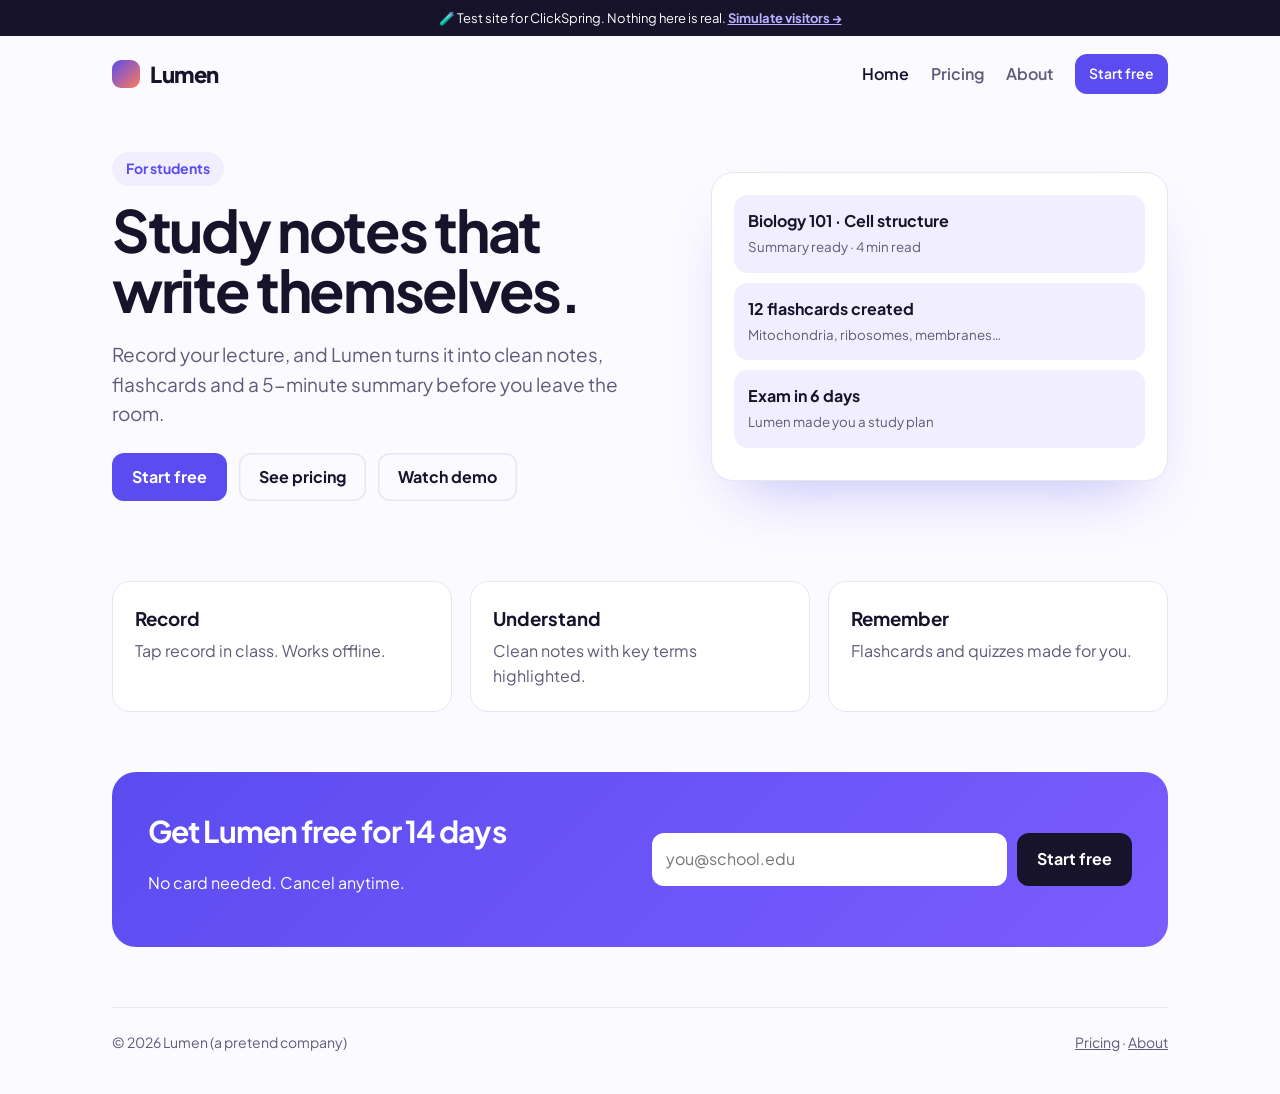
<file: index.html>
<!doctype html><html lang="en"><head><meta charset="utf-8"><meta name="viewport" content="width=device-width, initial-scale=1">
<title>Lumen – AI study notes that write themselves</title><meta name="robots" content="noindex"><link rel="icon" href="data:image/svg+xml,%3Csvg xmlns='http://www.w3.org/2000/svg' viewBox='0 0 32 32'%3E%3Crect width='32' height='32' rx='9' fill='%235b4cf0'/%3E%3C/svg%3E">
<link rel="preconnect" href="https://fonts.googleapis.com"><link href="https://fonts.googleapis.com/css2?family=Plus+Jakarta+Sans:wght@400;600;700;800&display=swap" rel="stylesheet">
<link rel="stylesheet" href="style.css">
<script src="https://clickspring.live/tracker.js?v=7"
  data-site="ec698c57-2339-4e5b-a989-7f17c144fac1"
  data-endpoint="https://kuzdzlbyxllovbcudzsy.supabase.co"
  data-key="eyJhbGciOiJIUzI1NiIsInR5cCI6IkpXVCJ9.eyJpc3MiOiJzdXBhYmFzZSIsInJlZiI6Imt1emR6bGJ5eGxsb3ZiY3VkenN5Iiwicm9sZSI6ImFub24iLCJpYXQiOjE3OTM1NzE5NjEsImV4cCI6MjEwOTE0Nzk2MX0.2fOWgBbPz5WCrfE8DiXbcfLmD-NVt-mXCu2zsp4eBx8"
  data-base-path="/clickspring-test-shop"
  defer></script>
</head><body>
<div class="testbar" data-cs-ignore>🧪 Test site for ClickSpring. Nothing here is real. <a href="traffic.html">Simulate visitors →</a></div>
<div class="wrap"><header class="top"><a class="brand" href="./"><i></i>Lumen</a>
<nav class="links"><a href="./" class="hide-m on">Home</a><a href="pricing.html" class="">Pricing</a><a href="about.html" class="hide-m ">About</a><a class="btn sm" href="./#join">Start free</a></nav></header>
<section class="hero"><div><span class="tag">For students</span><h1>Study notes that write themselves.</h1>
<p class="lead">Record your lecture, and Lumen turns it into clean notes, flashcards and a 5-minute summary before you leave the room.</p>
<div class="row"><a class="btn" href="#join">Start free</a><a class="btn ghost" href="pricing.html">See pricing</a><button class="btn ghost" onclick="alert('Pretend demo video ▶')">Watch demo</button></div></div>
<div class="mock"><div class="note"><b>Biology 101 · Cell structure</b><small>Summary ready · 4 min read</small></div><div class="note"><b>12 flashcards created</b><small>Mitochondria, ribosomes, membranes…</small></div><div class="note"><b>Exam in 6 days</b><small>Lumen made you a study plan</small></div></div></section>
<section class="grid3"><div class="card"><h3>Record</h3><p>Tap record in class. Works offline.</p></div><div class="card"><h3>Understand</h3><p>Clean notes with key terms highlighted.</p></div><div class="card"><h3>Remember</h3><p>Flashcards and quizzes made for you.</p></div></section>
<section class="signup" id="join"><div><h2>Get Lumen free for 14 days</h2><p>No card needed. Cancel anytime.</p></div>
<form action="thanks.html" method="get"><input type="email" name="email" placeholder="you@school.edu" required aria-label="Email"><button class="btn">Start free</button></form></section>
<footer><span>© 2026 Lumen (a pretend company)</span><span><a href="pricing.html">Pricing</a> · <a href="about.html">About</a></span></footer></div></body></html>
</file>
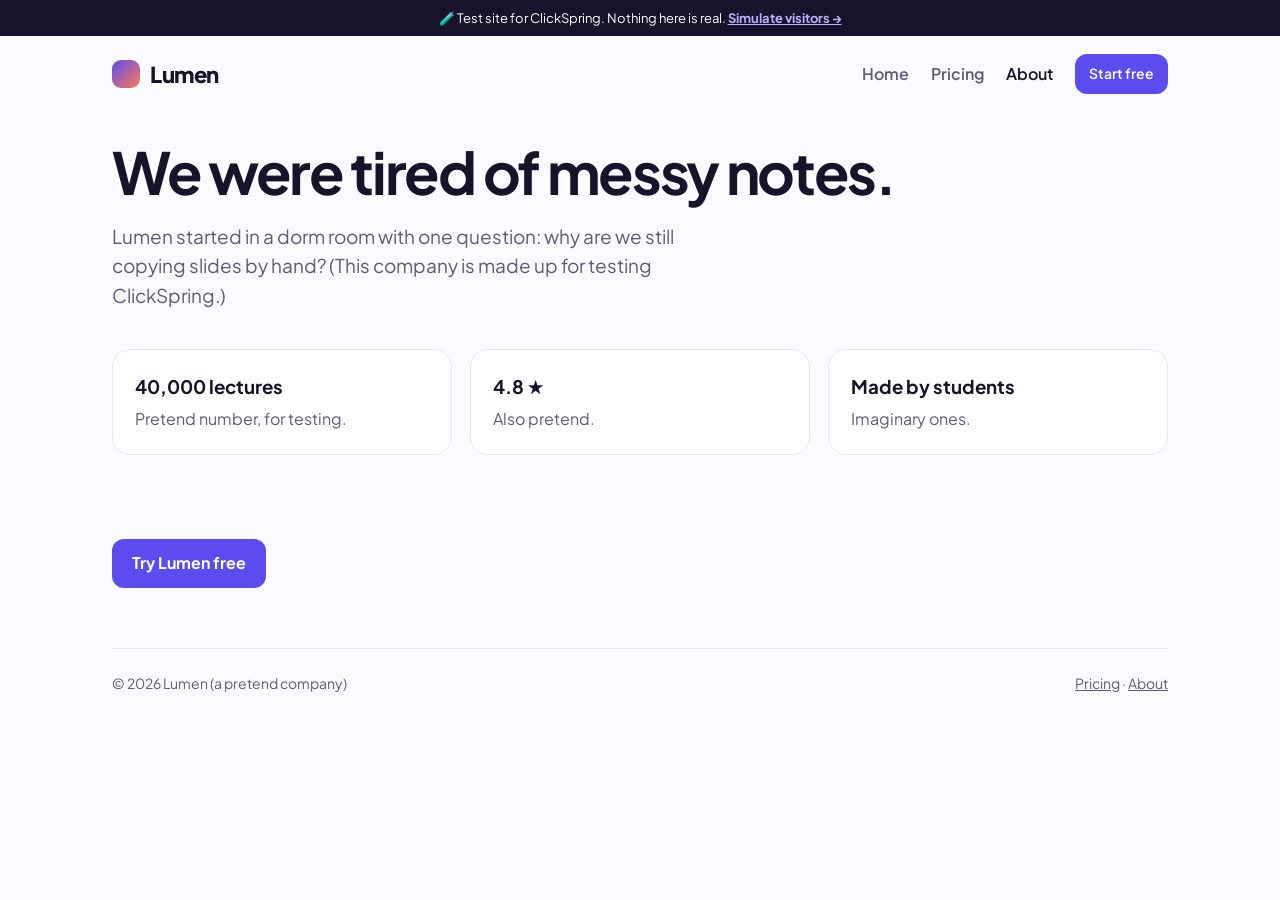
<file: about.html>
<!doctype html><html lang="en"><head><meta charset="utf-8"><meta name="viewport" content="width=device-width, initial-scale=1">
<title>About – Lumen</title><meta name="robots" content="noindex"><link rel="icon" href="data:image/svg+xml,%3Csvg xmlns='http://www.w3.org/2000/svg' viewBox='0 0 32 32'%3E%3Crect width='32' height='32' rx='9' fill='%235b4cf0'/%3E%3C/svg%3E">
<link rel="preconnect" href="https://fonts.googleapis.com"><link href="https://fonts.googleapis.com/css2?family=Plus+Jakarta+Sans:wght@400;600;700;800&display=swap" rel="stylesheet">
<link rel="stylesheet" href="style.css">
<script src="https://clickspring.live/tracker.js?v=7"
  data-site="ec698c57-2339-4e5b-a989-7f17c144fac1"
  data-endpoint="https://kuzdzlbyxllovbcudzsy.supabase.co"
  data-key="eyJhbGciOiJIUzI1NiIsInR5cCI6IkpXVCJ9.eyJpc3MiOiJzdXBhYmFzZSIsInJlZiI6Imt1emR6bGJ5eGxsb3ZiY3VkenN5Iiwicm9sZSI6ImFub24iLCJpYXQiOjE3OTM1NzE5NjEsImV4cCI6MjEwOTE0Nzk2MX0.2fOWgBbPz5WCrfE8DiXbcfLmD-NVt-mXCu2zsp4eBx8"
  data-base-path="/clickspring-test-shop"
  defer></script>
</head><body>
<div class="testbar" data-cs-ignore>🧪 Test site for ClickSpring. Nothing here is real. <a href="traffic.html">Simulate visitors →</a></div>
<div class="wrap"><header class="top"><a class="brand" href="./"><i></i>Lumen</a>
<nav class="links"><a href="./" class="hide-m ">Home</a><a href="pricing.html" class="">Pricing</a><a href="about.html" class="hide-m on">About</a><a class="btn sm" href="./#join">Start free</a></nav></header>
<h1 style="margin-top:30px">We were tired of messy notes.</h1><p class="lead">Lumen started in a dorm room with one question: why are we still copying slides by hand? (This company is made up for testing ClickSpring.)</p>
<section class="grid3"><div class="card"><h3>40,000 lectures</h3><p>Pretend number, for testing.</p></div><div class="card"><h3>4.8 ★</h3><p>Also pretend.</p></div><div class="card"><h3>Made by students</h3><p>Imaginary ones.</p></div></section>
<div class="row" style="margin-bottom:60px"><a class="btn" href="./#join">Try Lumen free</a></div>
<footer><span>© 2026 Lumen (a pretend company)</span><span><a href="pricing.html">Pricing</a> · <a href="about.html">About</a></span></footer></div></body></html>
</file>
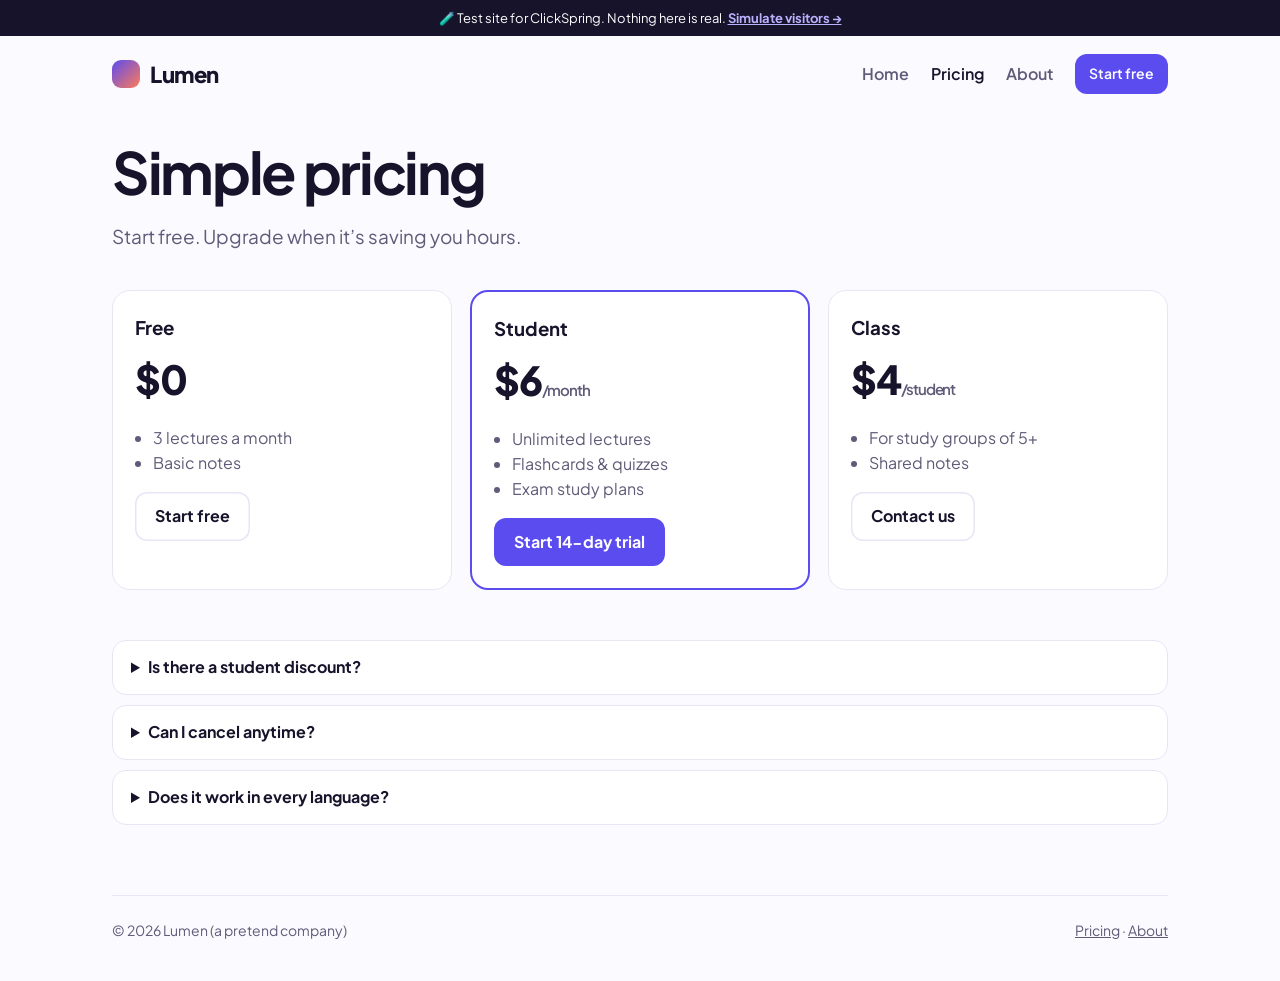
<file: pricing.html>
<!doctype html><html lang="en"><head><meta charset="utf-8"><meta name="viewport" content="width=device-width, initial-scale=1">
<title>Pricing – Lumen</title><meta name="robots" content="noindex"><link rel="icon" href="data:image/svg+xml,%3Csvg xmlns='http://www.w3.org/2000/svg' viewBox='0 0 32 32'%3E%3Crect width='32' height='32' rx='9' fill='%235b4cf0'/%3E%3C/svg%3E">
<link rel="preconnect" href="https://fonts.googleapis.com"><link href="https://fonts.googleapis.com/css2?family=Plus+Jakarta+Sans:wght@400;600;700;800&display=swap" rel="stylesheet">
<link rel="stylesheet" href="style.css">
<script src="https://clickspring.live/tracker.js?v=7"
  data-site="ec698c57-2339-4e5b-a989-7f17c144fac1"
  data-endpoint="https://kuzdzlbyxllovbcudzsy.supabase.co"
  data-key="eyJhbGciOiJIUzI1NiIsInR5cCI6IkpXVCJ9.eyJpc3MiOiJzdXBhYmFzZSIsInJlZiI6Imt1emR6bGJ5eGxsb3ZiY3VkenN5Iiwicm9sZSI6ImFub24iLCJpYXQiOjE3OTM1NzE5NjEsImV4cCI6MjEwOTE0Nzk2MX0.2fOWgBbPz5WCrfE8DiXbcfLmD-NVt-mXCu2zsp4eBx8"
  data-base-path="/clickspring-test-shop"
  defer></script>
</head><body>
<div class="testbar" data-cs-ignore>🧪 Test site for ClickSpring. Nothing here is real. <a href="traffic.html">Simulate visitors →</a></div>
<div class="wrap"><header class="top"><a class="brand" href="./"><i></i>Lumen</a>
<nav class="links"><a href="./" class="hide-m ">Home</a><a href="pricing.html" class="on">Pricing</a><a href="about.html" class="hide-m ">About</a><a class="btn sm" href="./#join">Start free</a></nav></header>
<h1 style="margin-top:30px">Simple pricing</h1><p class="lead">Start free. Upgrade when it’s saving you hours.</p>
<section class="prices"><div class="card"><h3>Free</h3><div class="price">$0</div><ul><li>3 lectures a month</li><li>Basic notes</li></ul><a class="btn ghost" href="./#join">Start free</a></div>
<div class="card pop"><h3>Student</h3><div class="price">$6<small>/month</small></div><ul><li>Unlimited lectures</li><li>Flashcards & quizzes</li><li>Exam study plans</li></ul><a class="btn" href="./#join">Start 14-day trial</a></div>
<div class="card"><h3>Class</h3><div class="price">$4<small>/student</small></div><ul><li>For study groups of 5+</li><li>Shared notes</li></ul><a class="btn ghost" href="about.html">Contact us</a></div></section>
<section class="faq"><details><summary>Is there a student discount?</summary><p>The Student plan already is one.</p></details><details><summary>Can I cancel anytime?</summary><p>Yes, in one click.</p></details><details><summary>Does it work in every language?</summary><p>English, Spanish, French and Arabic for now.</p></details></section>
<footer><span>© 2026 Lumen (a pretend company)</span><span><a href="pricing.html">Pricing</a> · <a href="about.html">About</a></span></footer></div></body></html>
</file>
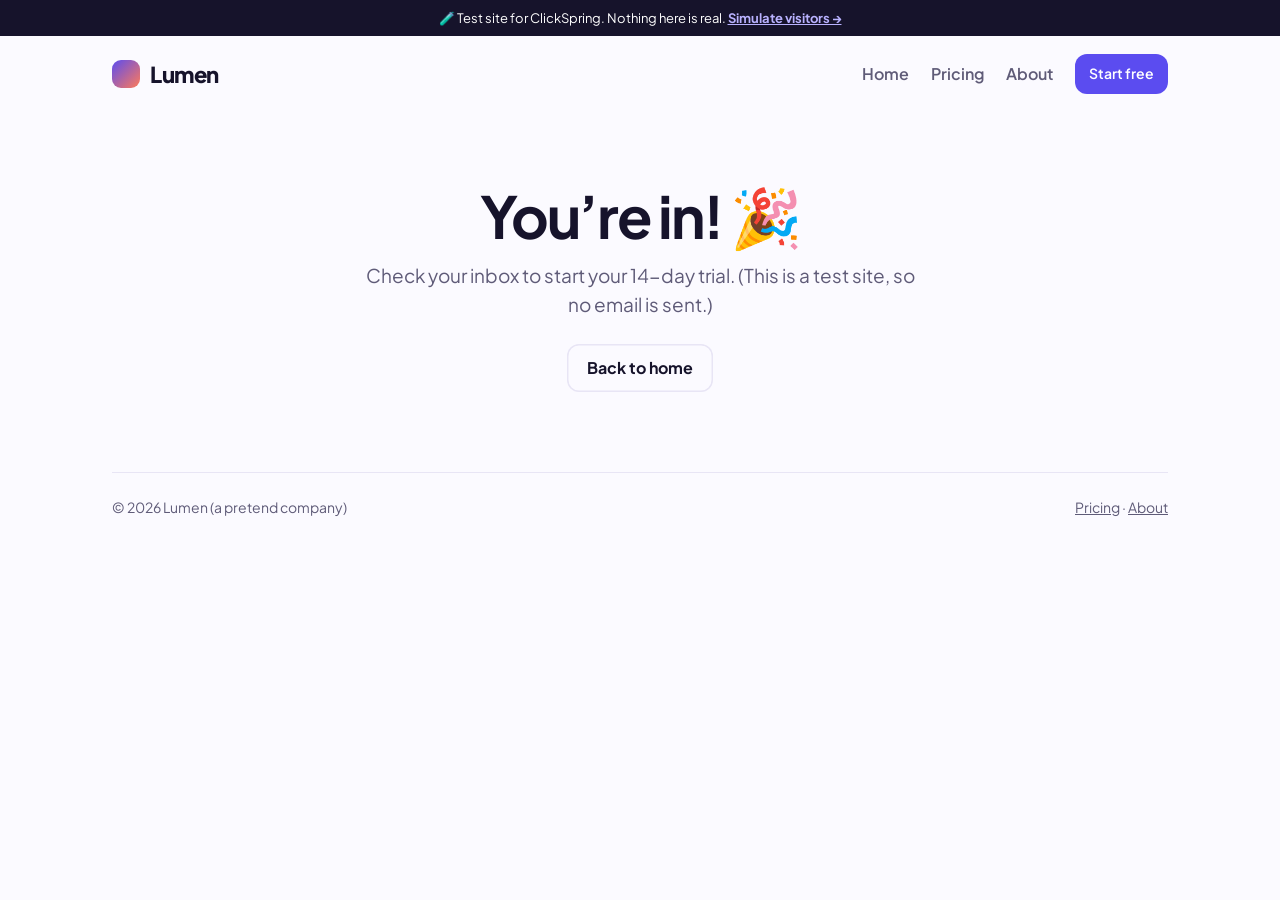
<file: thanks.html>
<!doctype html><html lang="en"><head><meta charset="utf-8"><meta name="viewport" content="width=device-width, initial-scale=1">
<title>You’re in – Lumen</title><meta name="robots" content="noindex"><link rel="icon" href="data:image/svg+xml,%3Csvg xmlns='http://www.w3.org/2000/svg' viewBox='0 0 32 32'%3E%3Crect width='32' height='32' rx='9' fill='%235b4cf0'/%3E%3C/svg%3E">
<link rel="preconnect" href="https://fonts.googleapis.com"><link href="https://fonts.googleapis.com/css2?family=Plus+Jakarta+Sans:wght@400;600;700;800&display=swap" rel="stylesheet">
<link rel="stylesheet" href="style.css">
<script src="https://clickspring.live/tracker.js?v=7"
  data-site="ec698c57-2339-4e5b-a989-7f17c144fac1"
  data-endpoint="https://kuzdzlbyxllovbcudzsy.supabase.co"
  data-key="eyJhbGciOiJIUzI1NiIsInR5cCI6IkpXVCJ9.eyJpc3MiOiJzdXBhYmFzZSIsInJlZiI6Imt1emR6bGJ5eGxsb3ZiY3VkenN5Iiwicm9sZSI6ImFub24iLCJpYXQiOjE3OTM1NzE5NjEsImV4cCI6MjEwOTE0Nzk2MX0.2fOWgBbPz5WCrfE8DiXbcfLmD-NVt-mXCu2zsp4eBx8"
  data-base-path="/clickspring-test-shop"
  defer></script>
</head><body>
<div class="testbar" data-cs-ignore>🧪 Test site for ClickSpring. Nothing here is real. <a href="traffic.html">Simulate visitors →</a></div>
<div class="wrap"><header class="top"><a class="brand" href="./"><i></i>Lumen</a>
<nav class="links"><a href="./" class="hide-m ">Home</a><a href="pricing.html" class="">Pricing</a><a href="about.html" class="hide-m ">About</a><a class="btn sm" href="./#join">Start free</a></nav></header>
<section style="padding:60px 0 80px;text-align:center"><h1>You’re in! 🎉</h1><p class="lead" style="margin:0 auto">Check your inbox to start your 14-day trial. (This is a test site, so no email is sent.)</p>
<div class="row" style="justify-content:center"><a class="btn ghost" href="./">Back to home</a></div></section>
<footer><span>© 2026 Lumen (a pretend company)</span><span><a href="pricing.html">Pricing</a> · <a href="about.html">About</a></span></footer></div></body></html>
</file>
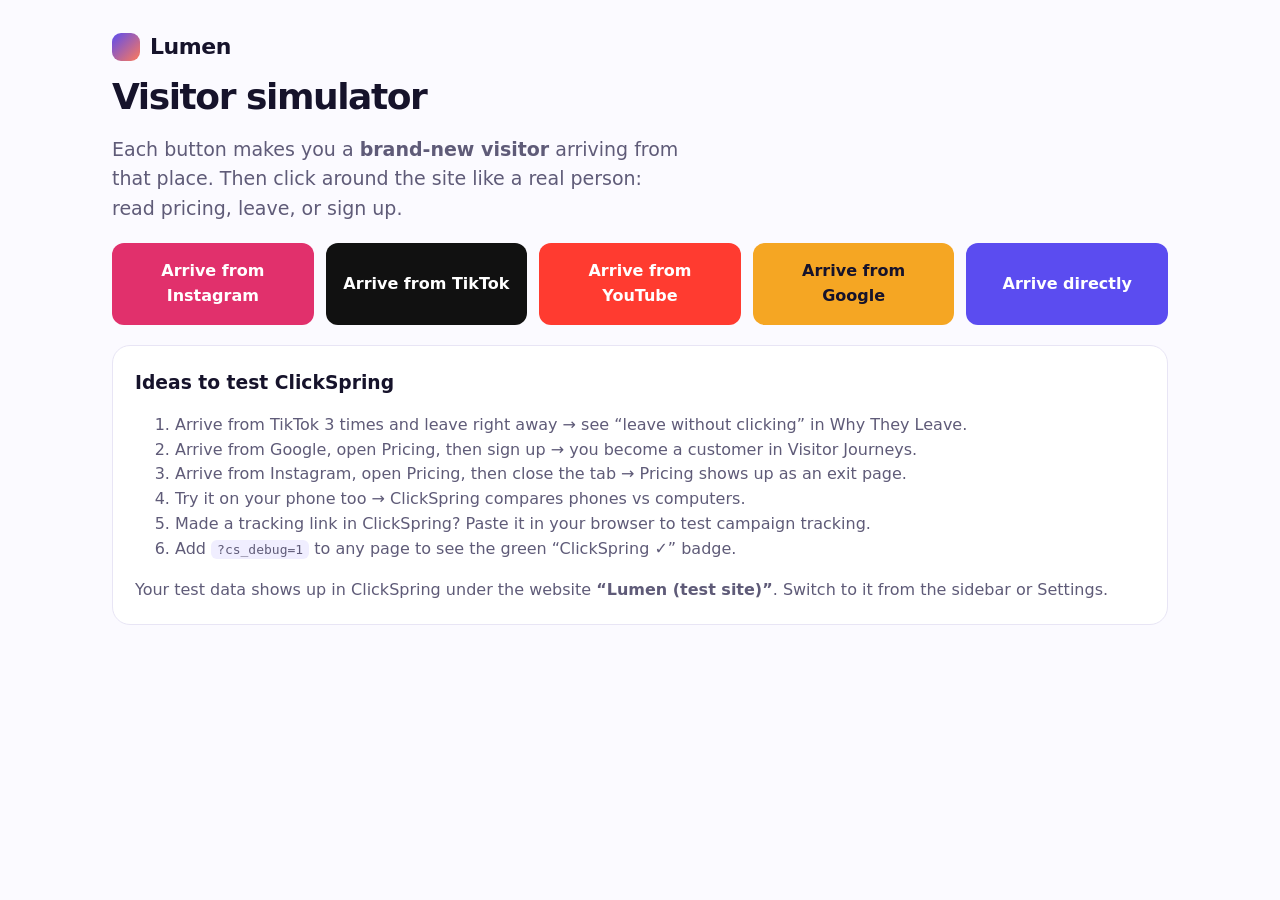
<file: traffic.html>
<!doctype html><html lang="en"><head><meta charset="utf-8"><meta name="viewport" content="width=device-width, initial-scale=1"><title>Visitor simulator – Lumen test site</title><meta name="robots" content="noindex">
<link rel="stylesheet" href="style.css"><style>.sim{display:grid;grid-template-columns:repeat(auto-fill,minmax(200px,1fr));gap:12px;margin:20px 0}.sim button{justify-content:center;padding:16px}.ig{background:#e1306c}.tt{background:#111}.yt{background:#ff3b30}.gg{background:#f5a623;color:#16132b}.dr{background:#5b4cf0}
ol{color:var(--muted)}code{background:var(--soft);padding:2px 6px;border-radius:6px}</style></head><body>
<div class="wrap" style="padding:30px 22px 60px"><a class="brand" href="./"><i></i>Lumen</a>
<h1 style="font-size:36px">Visitor simulator</h1>
<p class="lead">Each button makes you a <b>brand-new visitor</b> arriving from that place. Then click around the site like a real person: read pricing, leave, or sign up.</p>
<div class="sim"><button class="btn ig" data-src="instagram">Arrive from Instagram</button><button class="btn tt" data-src="tiktok">Arrive from TikTok</button><button class="btn yt" data-src="youtube">Arrive from YouTube</button><button class="btn gg" data-src="google">Arrive from Google</button><button class="btn dr" data-src="">Arrive directly</button></div>
<div class="card"><h3>Ideas to test ClickSpring</h3><ol>
<li>Arrive from TikTok 3 times and leave right away → see “leave without clicking” in Why They Leave.</li>
<li>Arrive from Google, open Pricing, then sign up → you become a customer in Visitor Journeys.</li>
<li>Arrive from Instagram, open Pricing, then close the tab → Pricing shows up as an exit page.</li>
<li>Try it on your phone too → ClickSpring compares phones vs computers.</li>
<li>Made a tracking link in ClickSpring? Paste it in your browser to test campaign tracking.</li>
<li>Add <code>?cs_debug=1</code> to any page to see the green “ClickSpring ✓” badge.</li></ol>
<p>Your test data shows up in ClickSpring under the website <b>“Lumen (test site)”</b>. Switch to it from the sidebar or Settings.</p></div></div>
<script>document.addEventListener("click",function(e){var b=e.target.closest("[data-src]");if(!b)return;
["cs_vid","cs_src","cs_camp"].forEach(function(k){try{localStorage.removeItem(k)}catch(_){}});
try{sessionStorage.removeItem("cs_debug")}catch(_){}
location.href="./"+(b.dataset.src?"?utm_source="+b.dataset.src:"");});</script></body></html>
</file>
<file: style.css>
:root{--bg:#fbfaff;--ink:#16132b;--muted:#5f5b78;--brand:#5b4cf0;--brand-2:#ff7a59;--card:#fff;--line:#e8e5f5;--soft:#f0eeff}
@media(prefers-color-scheme:dark){:root{--bg:#0f0d1c;--ink:#f1effb;--muted:#a7a3c2;--card:#18152b;--line:#2a2645;--soft:#211d3a}}
*{box-sizing:border-box}body{margin:0;font-family:"Plus Jakarta Sans",system-ui,-apple-system,sans-serif;background:var(--bg);color:var(--ink);line-height:1.55}
a{color:inherit}.wrap{max-width:1100px;margin:0 auto;padding:0 22px}
.testbar{background:#16132b;color:#fff;font-size:13px;text-align:center;padding:8px 12px}.testbar a{color:#b9b2ff;font-weight:700}
header.top{display:flex;align-items:center;justify-content:space-between;padding:18px 0}
.brand{display:flex;align-items:center;gap:10px;font-weight:800;font-size:22px;text-decoration:none;letter-spacing:-.02em}
.brand i{width:28px;height:28px;border-radius:9px;background:linear-gradient(135deg,var(--brand),var(--brand-2));display:block}
nav.links{display:flex;gap:22px;align-items:center}nav.links a{text-decoration:none;font-weight:600;color:var(--muted)}nav.links a.on{color:var(--ink)}
.btn{display:inline-flex;align-items:center;gap:8px;border:0;border-radius:12px;padding:12px 20px;font:inherit;font-weight:700;cursor:pointer;text-decoration:none;background:var(--brand);color:#fff}
.btn.ghost{background:transparent;color:var(--ink);box-shadow:inset 0 0 0 1.5px var(--line)}.btn.sm{padding:9px 14px;font-size:14px}
.hero{display:grid;grid-template-columns:1.1fr .9fr;gap:40px;align-items:center;padding:40px 0 60px}
h1{font-size:clamp(36px,5vw,58px);line-height:1.05;letter-spacing:-.04em;margin:14px 0}
.lead{font-size:19px;color:var(--muted);max-width:30em}.tag{display:inline-block;background:var(--soft);color:var(--brand);font-weight:700;border-radius:999px;padding:6px 14px;font-size:14px}
.row{display:flex;gap:12px;flex-wrap:wrap;margin-top:24px}
.mock{background:var(--card);border:1px solid var(--line);border-radius:22px;padding:22px;box-shadow:0 30px 60px -30px rgba(91,76,240,.4)}
.mock .note{background:var(--soft);border-radius:14px;padding:14px;margin-bottom:10px}.mock b{display:block}.mock small{color:var(--muted)}
.grid3{display:grid;grid-template-columns:repeat(3,1fr);gap:18px;padding:20px 0 60px}.card{background:var(--card);border:1px solid var(--line);border-radius:18px;padding:22px}
.card h3{margin:0 0 6px}.card p{margin:0;color:var(--muted)}
.signup{background:linear-gradient(135deg,var(--brand),#7b5cff);color:#fff;border-radius:24px;padding:36px;margin:0 0 60px;display:grid;grid-template-columns:1fr 1fr;gap:24px;align-items:center}
.signup h2{margin:0;font-size:30px;letter-spacing:-.03em}.signup form{display:flex;gap:10px;flex-wrap:wrap}
.signup input{flex:1;min-width:200px;border:0;border-radius:12px;padding:14px;font:inherit}.signup .btn{background:#16132b}
.prices{display:grid;grid-template-columns:repeat(3,1fr);gap:18px;padding:20px 0 50px}.price{font-size:40px;font-weight:800;letter-spacing:-.03em}.price small{font-size:15px;color:var(--muted);font-weight:600}
.card.pop{border:2px solid var(--brand)}.card ul{padding-left:18px;color:var(--muted)}
.faq{padding:0 0 60px}.faq details{background:var(--card);border:1px solid var(--line);border-radius:14px;padding:14px 18px;margin-bottom:10px}.faq summary{font-weight:700;cursor:pointer}
footer{border-top:1px solid var(--line);padding:24px 0 40px;color:var(--muted);font-size:14px;display:flex;justify-content:space-between;flex-wrap:wrap;gap:10px}
@media(max-width:820px){.hero,.signup{grid-template-columns:1fr}.grid3,.prices{grid-template-columns:1fr}nav.links .hide-m{display:none}}
nav.links a.btn{color:#fff}
</file>
